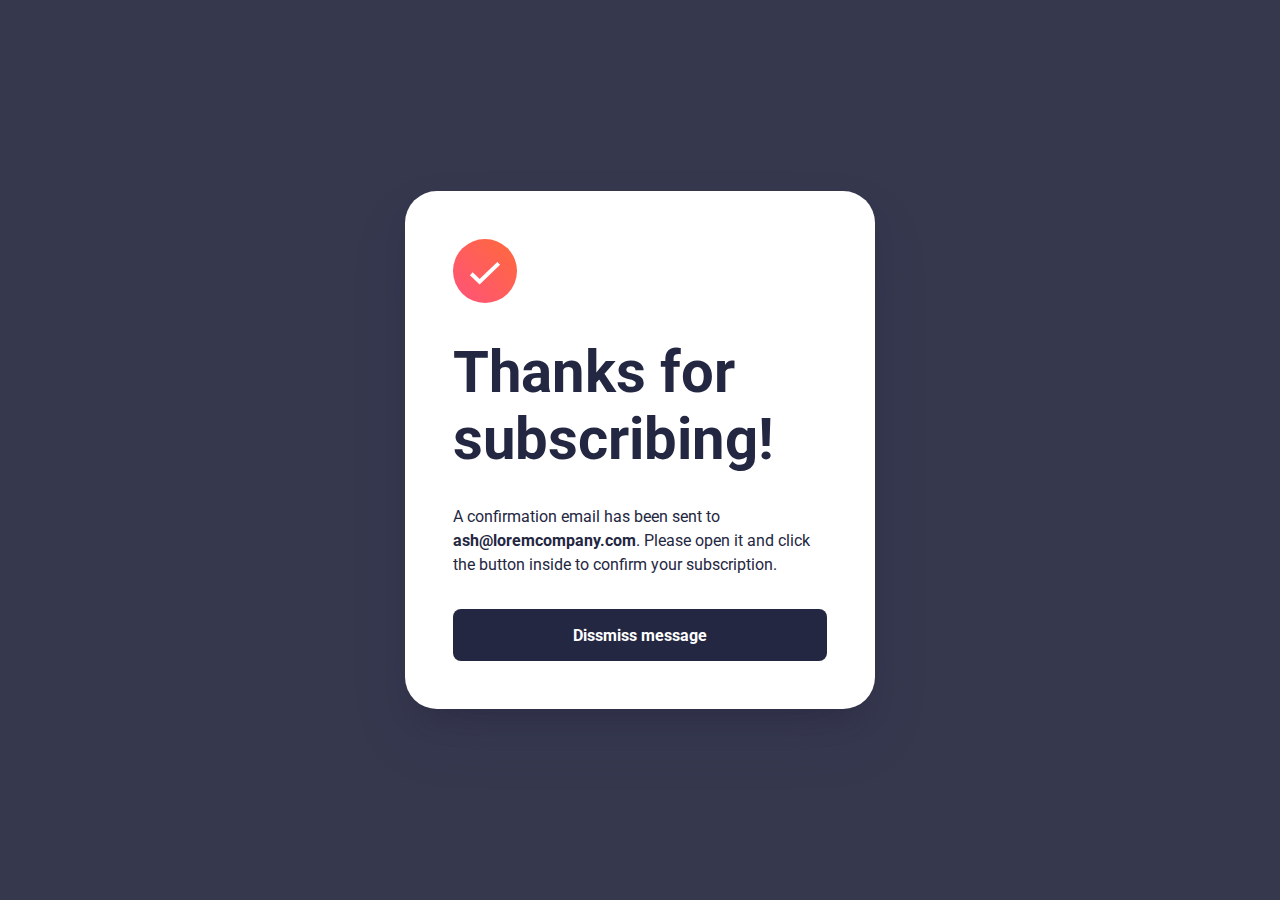
<file: page.html>
<!DOCTYPE html>
<html lang="en">
<head>
  <meta charset="UTF-8">
  <meta name="viewport" content="width=device-width, initial-scale=1.0"> <!-- displays site properly based on user's device -->
  <link rel="icon" type="image/png" sizes="32x32" href="./assets/images/favicon-32x32.png">
  <link rel="stylesheet" type="text/css" href="style.css">
  <link rel="preconnect" href="https://fonts.googleapis.com">
  <link rel="preconnect" href="https://fonts.gstatic.com" crossorigin>
  <link href="https://fonts.googleapis.com/css2?family=Outfit&family=Roboto&display=swap" rel="stylesheet">
  <title>Frontend Mentor | Newsletter sign-up form with success message</title>
</head>
<body>

  <!-- Sign-up form start -->
  <div class="container-subs">
    <div class="container-subs-image">
        <object data="assets/images/icon-success.svg"></object>
    </div>
    <div class="container-subs-text">
      <div class="container-header">
        <h1>Thanks for subscribing!</h1>
      </div>
      <p>
        A confirmation email has been sent to <b>ash@loremcompany.com</b>. 
        Please open it and click the button inside to confirm your subscription.
      </p>
        <div class="btn">
          <button type="button" id="send">Dissmiss message</button>
        </div>
      </div>
    </div>
 
</body>
</html>
</file>
<file: style.css>
html,
body {
  margin: 0;
  padding: 0;
  height: 100%;
  width: 100%;
  display: flex;
  justify-content: center;
  align-items: center;
  background-color: hsl(235, 18%, 26%);
}

@import url('https://fonts.google.com/specimen/Roboto');

* {
  font-family: 'Roboto', sans-serif;
  margin: 0;
  padding: 0;
  box-sizing: border-box;
}

.container p {
  font-size: 16px;
  width: 90%;
  line-height: 1.5rem;
  color: hsl(234, 29%, 20%);
  font-weight: 400;
}

.container {
  background: white;
  height: fit-content;
  border-radius: 2rem;
  display: grid;
  grid-template-columns: 1fr auto;
  box-shadow: rgba(50, 50, 93, 0.25) 0px 30px 60px -12px, rgba(0, 0, 0, 0.3) 0px 18px 36px -18px;
}

.container-text {
  padding: 3rem 3rem 3rem 3rem;
  grid-column: 1;
}

.container-header {
  text-align: left;
  font-size: 1.8em;
  color: hsl(234, 29%, 20%);
  margin: 2rem 0 2rem 0;
}


.container-list {
  padding: 0px;
  margin: 0px;
  margin: 1rem 0 1rem 0;
}

.container-img {
  grid-column: 2;
  margin: 1.5rem 1.5rem 1.5rem 0;
}
.container-img > object {
  height: auto;
  width: 100%;
}

.container-form {
  width: 100%;
  margin-top: 2rem;
}

.container-list ul {
  list-style: none;
  margin: 0;
  padding: 0;
}

.container-list li {
  background-image: URL("../Newsletter-Sign-up/assets/images/icon-list.svg");
  background-repeat: no-repeat;
  background-position: 5px;
  padding-left: 2.5rem;
  padding-top: 0.5rem;
  padding-bottom: 0.5rem;
}

input[type="text"] {
  height: 3.2rem;
  border-radius: 8px;
  margin-bottom: 2rem;
  padding-left: 1.5rem;
  border: 1px solid hsl(231, 7%, 60%);
  opacity: 0.8;
  cursor: pointer;
  font-size: 16px;
}

input::placeholder {
  color: hsl(231, 7%, 60%);
  font-size: 16px;
}

button {
  font-size: 16px;
  font-weight: bold;
  color: white !important;
  height: 3.2rem;
  border-radius: 8px;
  margin: 0px;
  border: none !important;
  background-color: hsl(234, 29%, 20%);
  cursor: pointer;
}

button:hover {
  background: linear-gradient(90deg, rgba(224, 58, 112, 1) 0%, rgb(231, 125, 43) 100%);
  box-shadow: rgba(255, 0, 0, 0.35) 0px 5px 30px;
}

button:active {
  position: relative;
  top: 1px !important;
}

.container-form p {
  font-size: 80%;
  font-weight: bold;
  margin-bottom: 0.2rem;
}
.container-form input[type="text"],
.container-form button {
  width: 100%;
  box-sizing: border-box;
}

.container-subs {
  min-width: 250px;
  max-width: 470px;
  max-height: fit-content;
  background-color: white;
  border-radius: 2rem;
  padding: 3rem;
  box-shadow: rgba(50, 50, 93, 0.25) 0px 30px 60px -12px, rgba(0, 0, 0, 0.3) 0px 18px 36px -18px;
}

.container-subs p {
  font-size: 16px;
  line-height: 1.5rem;
  color: hsl(234, 29%, 20%);
  font-weight: 400;
}

.container-subs-image {
  width: min(20%);
  height: fit-content;
  margin-bottom: 0px;
}

.container-subs-text {
  width: 100%;
  height: fit-content;
}
.container-subs-text h1 {
  margin: 0;
  padding: 0;
}
.container-subs button {
  width: 100%;
  margin-top: 1rem;
}
.btn{
  margin-top: 1rem;
}
@media only screen and (max-width: 870px) {
  .container{
    width: 100%;
    height: 100%;
    margin: 0;
    border-radius: 0;
    overflow: hidden;
    grid-template-columns: 1fr;
    grid-template-rows: 1fr 2fr;
  }
  .container-text{
    grid-column: 1;
    grid-row: 2;
    display: flex;
    margin: 0;
    padding: 1rem;
    justify-content: center;
    flex-direction: column;
  }
  .container-list{
    align-self: center;
  }
  .container-form{
    align-self: center;
    margin-bottom: 2rem;
  }
  .container-header{
    align-self: left;
  }
  .container-img{
    grid-column: 1;
    grid-row: 1;
    padding: 0;
    margin: 0;
    overflow: hidden;
  }
  
  input[type="text"] {
    margin-bottom: 1rem;
  }
  body{
    overflow: hidden;
  }
}


@media only screen and (max-width: 375px) {
  .container-subs{
    width: 100%;
    height: 100%;
    padding: 1rem;
    margin: 0;
    border-radius: 0;
    overflow: auto;
    display: flex;
    position: relative;
    justify-content: center;
    flex-direction: column;
  }
  .container-subs-image object{
    align-self: left;
    padding: 0;
    margin-bottom: 20px;
  }
  .container-text{
    align-self: center;
  }
  h1{
    font-size:120%;
  }
  body{
    background-color: white;
    overflow: hidden;
  }
  .btn{
    position: absolute;
    bottom: 10px;
    width: 90%;
    margin-bottom: 1rem;
  }

}
</file>
